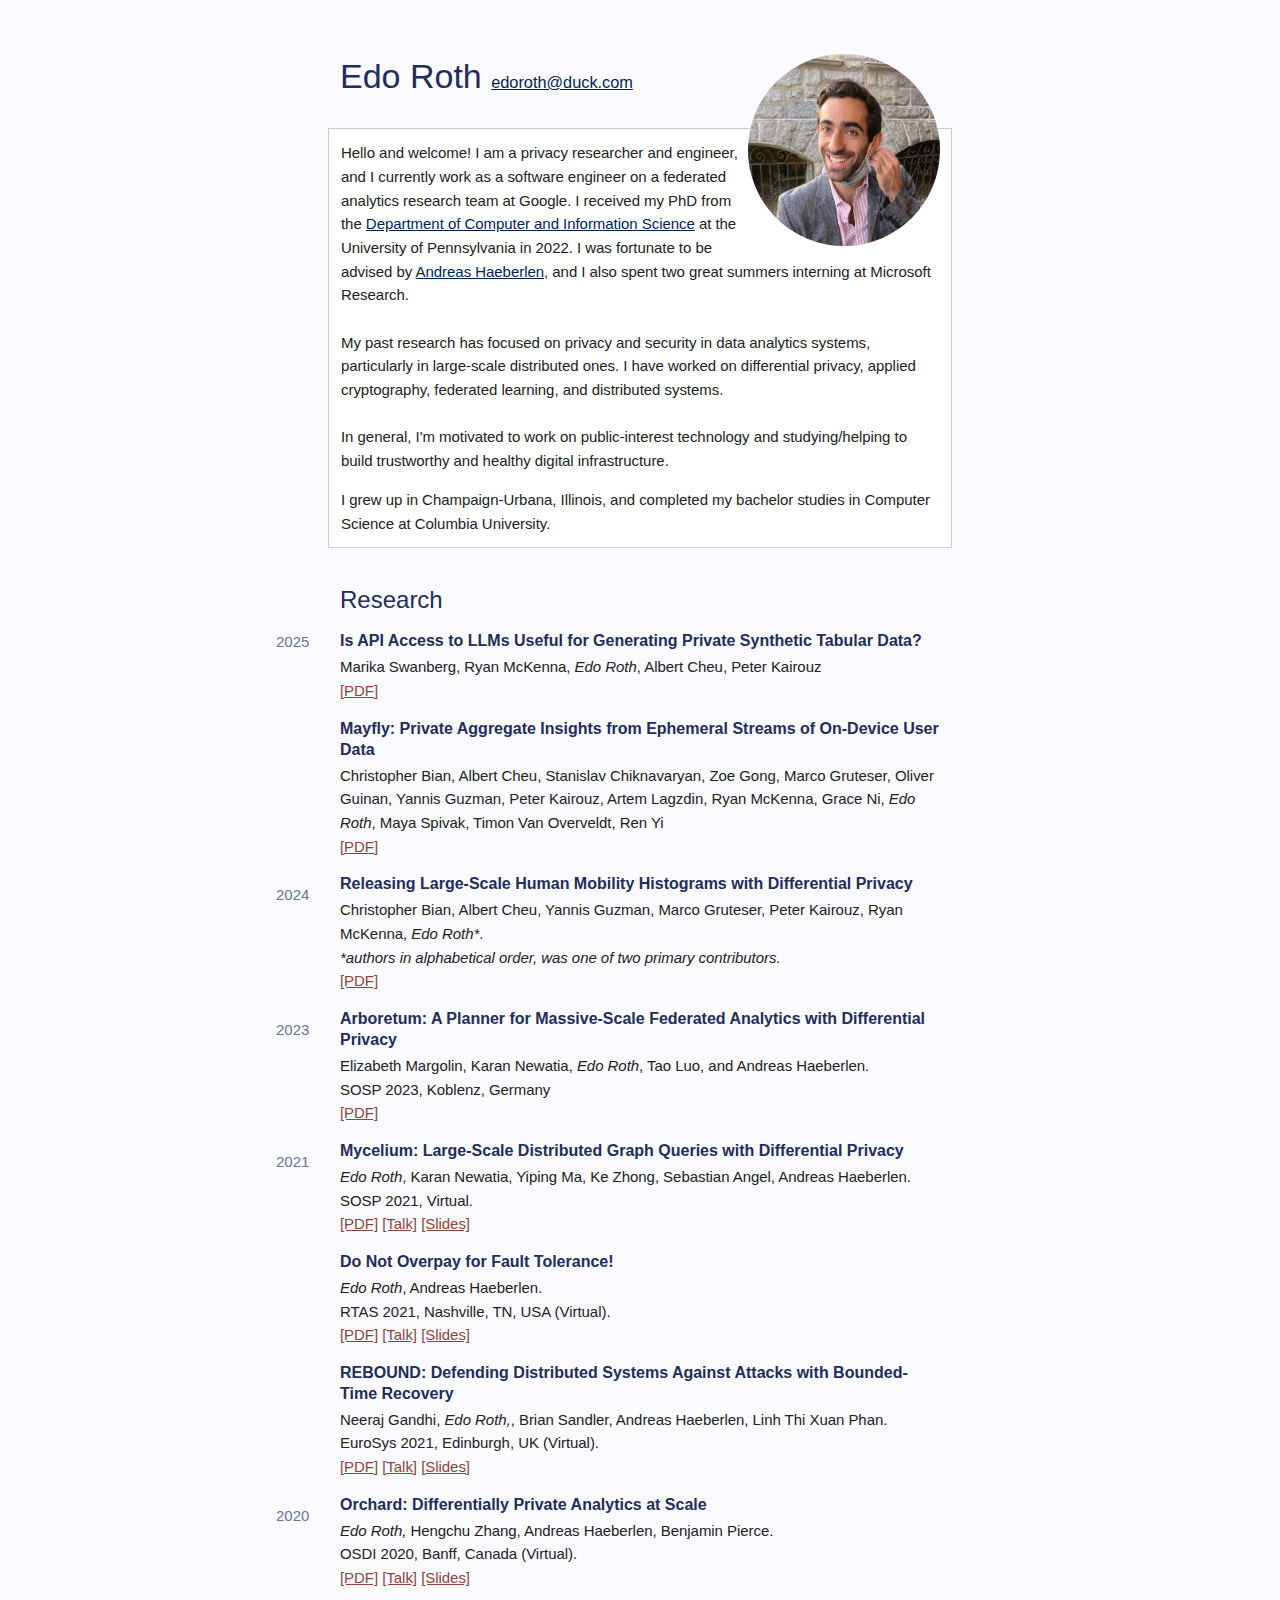
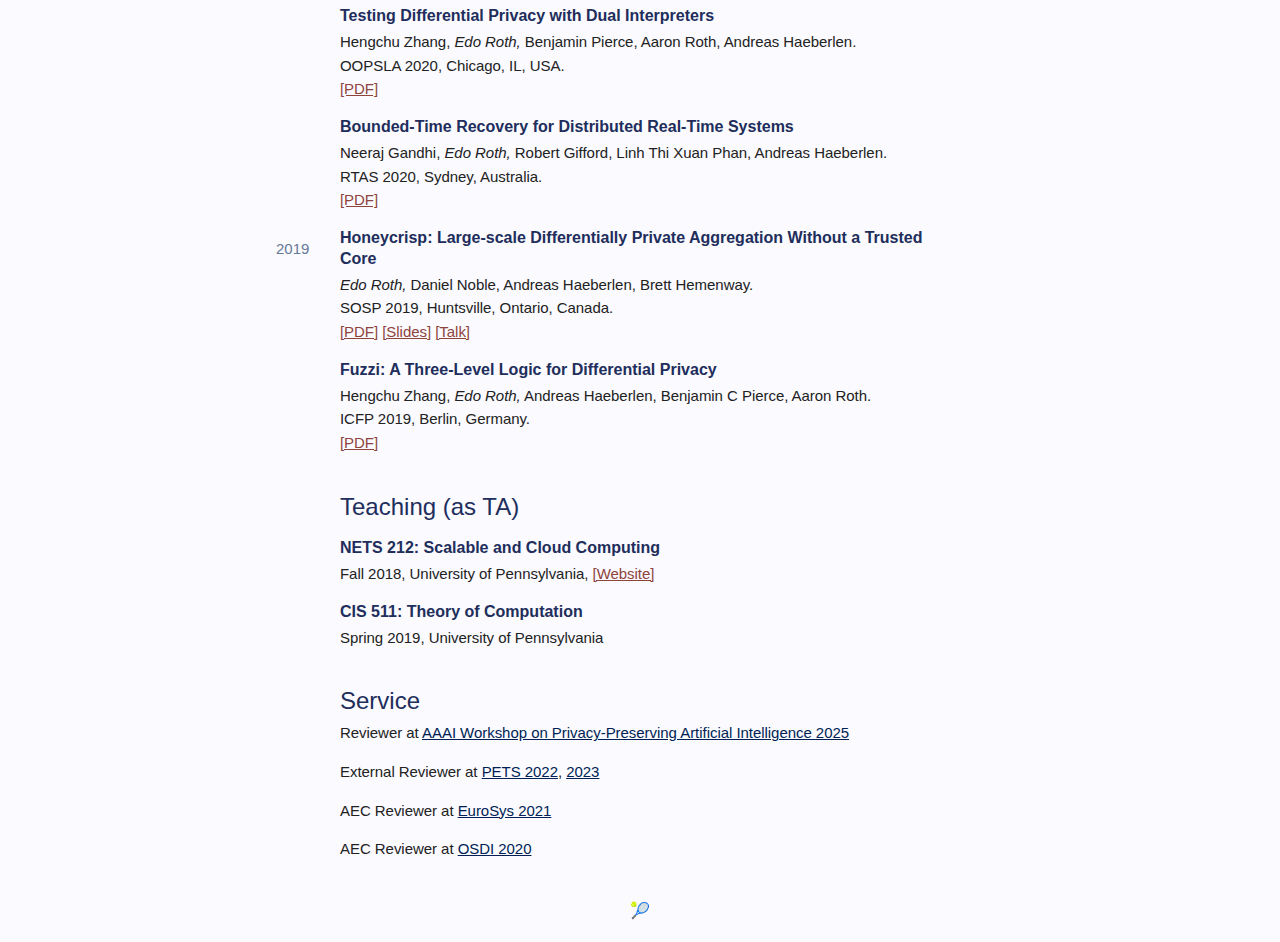
<file: index.html>
<!DOCTYPE html>
<html lang="en">
<head>


    <!-- Hi Q Hi -->
    <meta charset="utf-8">
    <title>Edo Roth</title>
    <meta name="viewport" content="width=device-width, initial-scale=1.0">
    <meta name="description" content="Edo Roth is a privacy researcher and engineer working at Google.">
    <meta name="robots" content="index, follow, noarchive">
    <link href="style.css" rel="stylesheet">
</head>
<body>
    <div class="container">
        <header>
            <h1>Edo Roth <small><a title="academic" href="mailto:edoroth@duck.com">edoroth@duck.com</a></small>

<div class="image-wrapper"><img src="facezoom.jpeg" alt="My face" height="192" width="192"> </div></h1>

        </header>
        <section>
        <!-- p>
        img src="bandana_zoom.jpg" alt="My face" style="float:left;width:212px;height:212px; margin:20px 10px">
        <p-->
        </section>
        <section class="highlight">
            <p>Hello and welcome! I am a privacy researcher and engineer, and I currently work as a software engineer on a federated analytics research team at Google. I received my PhD from the <a href="https://cis.upenn.edu/index.php" title="CIS at Penn">Department of Computer and Information Science</a> at the University of Pennsylvania in 2022.
                I was fortunate to be advised by <a href="http://www.cis.upenn.edu/~ahae/" title="Andreas Haeberlen">Andreas Haeberlen</a>, and I also spent two great summers interning at Microsoft Research.<br>
		<br>
                My past research has focused on privacy and security in data analytics systems, particularly in large-scale distributed ones. I have worked on differential privacy, applied cryptography, federated learning, and distributed systems.
		<br><br>
		In general, I'm motivated to work on public-interest technology and studying/helping to build trustworthy and healthy digital infrastructure.
	
	</p>
            
		<p>
                I grew up in Champaign-Urbana, Illinois, and completed my bachelor studies in Computer Science at Columbia University.</p>
               
		<!--<p>You can find me lurking on <a href="https://twitter.com/dropshot_lob">Twitter</a> or <a href="https://github.com/edoroth">GitHub</a>.
		, or look at books I've read: <a href="https://edoroth.notion.site/Books-of-2020-5580442437ac40688543c8ade424046e">2020</a>, <a href="https://edoroth.notion.site/edoroth/Books-of-2021-25875280ca6f464b959ebb6591dcef0f">2021</a>.  </p>-->


		<!-- I'm a proud supporter of the <a href="https://eff.org">EFF>/a> and also a research scientist at <a href="https://openmined.org">OpenMined</a> -->
                    <!--
                    Find the greatest sporting leagues on Earth <a href="https://wtatennis.com">here</a> and <a href="https://www.atptour.com/">here</a>, and the greatest print-only magazine about them <a href="https://racquetmag.com/">here</a>. 
                   
                </p>-->

            </section>

	    
	    
		<!-- TODO
            <section>
                <h2 id="misc">Other Writing</h2>

                <h3>Written Practicum Examination</h3>
                <p><a class="action" href="">NAME HERE</a></p>

                <h3>Piece for Ada Lovelace</h3>
                <p><a class="action" href="">NAME HERE</a></p>
            </section>

		-->
            
            <!--<section>
                <h2 id="news">News</h2>
                <ul>
             <li> Defended my PhD thesis!</li>  
		    <li> Will be presenting Mycelium, our paper on private graph analytics, at SOSP 2021.</li>
		    <li> Will be working with Siddhartha Sen at Microsoft Research NYC in the Systems research group during Summer 2021!</li>
		    <li>Orchard was accepted to OSDI. Hope to see you there virtually!</li>
                    <li>Honeycrisp, our paper on differentially private aggregation, was accepted to SOSP!</li>
                    <li>I've wrapped up a great internship at Microsoft Research in Redmond, WA under <a href="https://www.microsoft.com/en-us/research/people/srinath/">Srinath Setty</a> and <a href="https://www.microsoft.com/en-us/research/people/jonatlee/">Jonathan Lee</a>.</li>
                    <--<li>I participated in the Dagstuhl seminar <a href="https://www.dagstuhl.de/en/program/calendar/semhp/?semnr=18461">Blockchain Security at Scale.</a></li>
                    <li>I <a href="https://maltemoeser.de/slides/2018-10-19-monero-privacy.pdf">talked</a> about Monero at the <a href="https://www.ait.ac.at/en/about-the-ait/center/center-for-digital-safety-security/fairs-events/symposium-on-post-bitcoin-cryptocurrencies/">Symposium on Post-Bitcoin Cryptocurrencies</a> in Vienna.-->
           <!--     </ul> -->
           <!-- </section> -->

            <section>
                <h2 id="publications">Research</h2>

		<span class="year first">2025</span>

                 <h3 id="arxiv_llm_synth">Is API Access to LLMs Useful for Generating Private Synthetic Tabular Data?</h3>
                <p>
                    Marika Swanberg, Ryan McKenna, <em>Edo Roth</em>, Albert Cheu, Peter Kairouz<br />
                    <a class="action" href="https://arxiv.org/pdf/2502.06555">[PDF]</a>
                </p></h3>

		<h3 id="arxiv_mayfly">Mayfly: Private Aggregate Insights from Ephemeral Streams of On-Device User Data</h3>
                <p>
                    Christopher Bian, Albert Cheu, Stanislav Chiknavaryan, Zoe Gong, Marco Gruteser, Oliver Guinan, Yannis Guzman, Peter Kairouz, Artem Lagzdin, Ryan McKenna, Grace Ni, <em>Edo Roth</em>, Maya Spivak, Timon Van Overveldt, Ren Yi
			<br />
                    <a class="action" href="https://arxiv.org/pdf/2412.07962">[PDF]</a>
                </p></h3>

		<span class="year first">2024</span>

                 <h3 id="arxiv_eie">Releasing Large-Scale Human Mobility Histograms with Differential Privacy</h3>
                <p>
                    Christopher Bian, Albert Cheu, Yannis Guzman, Marco Gruteser, Peter Kairouz, Ryan McKenna, <em>Edo Roth*</em>.<br />
			<em>*authors in alphabetical order, was one of two primary contributors.</em> <br />
                    <a class="action" href="https://arxiv.org/pdf/2407.03496">[PDF]</a>
                </p></h3>

		<span class="year first">2023</span>

                 <h3 id="sosp3">Arboretum: A Planner for Massive-Scale Federated Analytics with Differential Privacy</h3>
                <p>
                    Elizabeth Margolin, Karan Newatia, <em>Edo Roth</em>, Tao Luo, and Andreas Haeberlen.<br />
                    <span class="location"> SOSP 2023, Koblenz, Germany</span><br />
                    <a class="action" href="https://haeberlen.cis.upenn.edu/papers/arboretum-sosp2023.pdf">[PDF]</a>
                </p></h3>

                <span class="year first">2021</span>

                 <h3 id="sosp2">Mycelium: Large-Scale Distributed Graph Queries with Differential Privacy</h3>
                <p>
                    <em>Edo Roth</em>, Karan Newatia, Yiping Ma, Ke Zhong, Sebastian Angel, Andreas Haeberlen.<br />
                    <span class="location"> SOSP 2021, Virtual.</span><br />
                    <a class="action" href="./files/mycelium-sosp2021.pdf">[PDF]</a>
                    <a class="action" href="./files/mycelium-sosp2021.mp4">[Talk]</a>
                    <a class="action" href="./files/mycelium-sosp2021.pptx">[Slides]</a>
                </p></h3>

                <h3 id="rtas2">Do Not Overpay for Fault Tolerance!</h3>
                <p>
                    <em>Edo Roth</em>, Andreas Haeberlen.<br />
                    <span class="location"> RTAS 2021, Nashville, TN, USA (Virtual).</span><br />
                    <a class="action" href="https://haeberlen.cis.upenn.edu/papers/byzantine-rtas2021.pdf">[PDF]</a>
                    <a class="action" href="https://haeberlen.cis.upenn.edu/videos/byzantine-rtas2021.mp4">[Talk]</a>
                    <a class="action" href="https://haeberlen.cis.upenn.edu/slides/byzantine-rtas2021.pptx">[Slides]</a>

                </p></h3>


                <h3 id="eurosys">REBOUND: Defending Distributed Systems Against Attacks with Bounded-Time Recovery</h3>
                <p>
                    Neeraj Gandhi, <em>Edo Roth,</em>, Brian Sandler, Andreas Haeberlen, Linh Thi Xuan Phan.<br />
                    <span class="location"> EuroSys 2021, Edinburgh, UK (Virtual).</span><br />
                    <a class="action" href="https://haeberlen.cis.upenn.edu/papers/rebound-eurosys2021.pdf">[PDF]</a>
                    <a class="action" href="https://haeberlen.cis.upenn.edu/videos/rebound-eurosys2021.mp4">[Talk]</a>
                    <a class="action" href="https://haeberlen.cis.upenn.edu/slides/rebound-eurosys2021.pptx">[Slides]</a>


                </p></h3>

                <span class="year first">2020</span>

                <h3 id="osdi">Orchard: Differentially Private Analytics at Scale</h3>
                <p>
                    <em>Edo Roth,</em> Hengchu Zhang, Andreas Haeberlen, Benjamin Pierce.<br />
                    <span class="location">OSDI 2020, Banff, Canada (Virtual).</span><br />
                    <a class="action" href="https://www.usenix.org/system/files/osdi20-roth.pdf">[PDF]</a>
                    <a class="action" href="http://www.cis.upenn.edu/~ahae/videos/orchard-osdi2020.mp4">[Talk]</a>
                    <a class="action" href="http://www.cis.upenn.edu/~ahae/slides/orchard-osdi2020.pptx">[Slides]</a>

                <h3 id="oopsla">Testing Differential Privacy with Dual Interpreters</h3>
                <p>
                    Hengchu Zhang, <em>Edo Roth,</em> Benjamin Pierce, Aaron Roth, Andreas Haeberlen.<br />
                    <span class="location">OOPSLA 2020, Chicago, IL, USA.</span><br />
                    <a class="action" href="https://arxiv.org/pdf/2010.04126.pdf">[PDF]</a>

                <h3 id="rtas">Bounded-Time Recovery for Distributed Real-Time Systems</h3>
                <p>
                    Neeraj Gandhi, <em>Edo Roth,</em> Robert Gifford, Linh Thi Xuan Phan, Andreas Haeberlen.<br />
                    <span class="location">RTAS 2020, Sydney, Australia.</span><br />
                    <a class="action" href="https://www.cis.upenn.edu/~ahae/papers/cascade-rtas2020.pdf">[PDF]</a>
                </p>
                <span class="year first">2019</span>

                <h3 id="honeycrisp">Honeycrisp: Large-scale Differentially Private Aggregation Without a Trusted Core</h3>
                <p>
                    <em>Edo Roth,</em> Daniel Noble, Andreas Haeberlen, Brett Hemenway.<br />
                    <span class="location">SOSP 2019, Huntsville, Ontario, Canada.</span><br />
                    <a class="action" href="http://www.cis.upenn.edu/~ahae/papers/honeycrisp-sosp2019.pdf">[PDF]</a>
                    <a class="action" href="http://www.cis.upenn.edu/~ahae/slides/honeycrisp-sosp2019.pptx">[Slides]</a>
                    <a class="action" href="https://www.youtube.com/watch?v=PiU8HY45B98&list=PLPXs1BwpnU2R0ev1DCxWk7nknLmW9Nvvz&index=1">[Talk]</a>
                </p>

                <h3 id="icfp">Fuzzi: A Three-Level Logic for Differential Privacy</h3>
                <p>
                    Hengchu Zhang, <em>Edo Roth,</em> Andreas Haeberlen, Benjamin C Pierce, Aaron Roth.<br />
                    <span class="location">ICFP 2019, Berlin, Germany.</span><br />
                    <a class="action" href="https://arxiv.org/pdf/1905.12594.pdf">[PDF]</a>
                </p>
            </section>


            <section>
                <h2 id="teaching">Teaching (as TA)</h2>

                <h3>NETS 212: Scalable and Cloud Computing</h3>
                <p>Fall 2018, University of Pennsylvania, <a class="action" href="https://nets2120.seas.upenn.edu/">[Website]</a></p>

                <h3>CIS 511: Theory of Computation</h3>
                <p>Spring 2019, University of Pennsylvania
            </section>
            
            <section>
                <h2 id="service">Service</h2>
		<p>Reviewer at <a href="https://ppai-workshop.github.io/">AAAI Workshop on Privacy-Preserving Artificial Intelligence 2025</a></p>
                <p>External Reviewer at <a href="https://petsymposium.org/cfp22.php">PETS 2022</a>, <a href="https://petsymposium.org/cfp23.php">2023</a></p>
                <p>AEC Reviewer at <a href="https://sysartifacts.github.io/eurosys2021/">EuroSys 2021</a></p>
                <p>AEC Reviewer at <a href="https://sysartifacts.github.io/osdi2020/">OSDI 2020 </a></p>
            </section>
            

            <!---
            <section>
                <h2 id="talks">Talks</h2>

                <span class="year first">2018</span>

              

                <span class="year">2017</span>

                <h3>Anonymous Alone? On the Anonymity of Cryptographic Currencies</h3>
                <p><em>Lunchtime Seminar,</em> Department of Computer Science, University of Innsbruck, Austria. December 2017.</p>


            </section>

            -->
            <!---
            <section>

            <h2>Articles &amp; Press</h2>

            <p>
                <a href="https://www.zukunftsinstitut.de/artikel/tup-digital/06-innovation-gap/01-longreads/bitcoin-auf-innovation-programmiert/">Bitcoin: Auf Innovation programmiert</a><br />
                Zukunftsinstitut, January 2016.
            </p>

        </section>
        -->

        <footer id="tennis">
            <a href="#tennis">🎾</a>
        </footer>
    </div>

    <!-- Easteregg -->
    <script>
        element = document.getElementById("tennis");
        element.addEventListener("click", function(e) {
            e.preventDefault;
            element.innerHTML = "<a href=\"#tennis\">🎾</a>";
            element.classList.remove("animated");
            void element.offsetWidth;
            element.classList.add("animated");
        }, false);
    </script>
</body>
<!-- Bye Q Bye-->
</html>
</file>
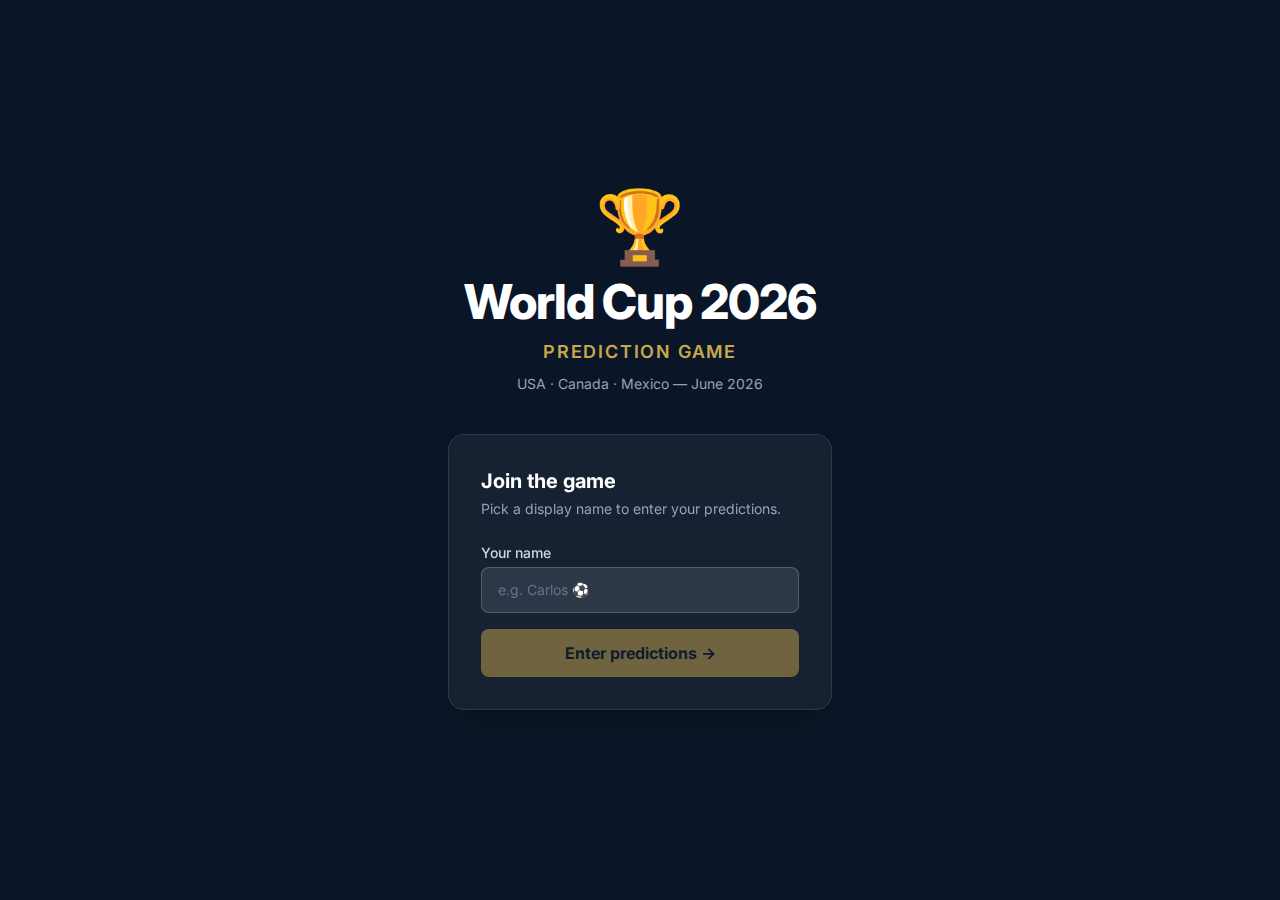
<file: mondial/index.html>
<!doctype html>
<html lang="en">
  <head>
    <meta charset="UTF-8" />
    <link rel="icon" type="image/svg+xml" href="/trophy.svg" />
    <meta name="viewport" content="width=device-width, initial-scale=1.0" />
    <title>World Cup 2026 Predictions</title>
    <link rel="preconnect" href="https://fonts.googleapis.com" />
    <link rel="preconnect" href="https://fonts.gstatic.com" crossorigin />
    <link href="https://fonts.googleapis.com/css2?family=Inter:wght@400;500;600;700;800&display=swap" rel="stylesheet" />
    <script type="module" crossorigin src="/mondial/assets/index-BeEF-bgD.js"></script>
    <link rel="stylesheet" crossorigin href="/mondial/assets/index-BA-NkGZJ.css">
  </head>
  <body>
    <div id="root"></div>
  </body>
</html>
</file>
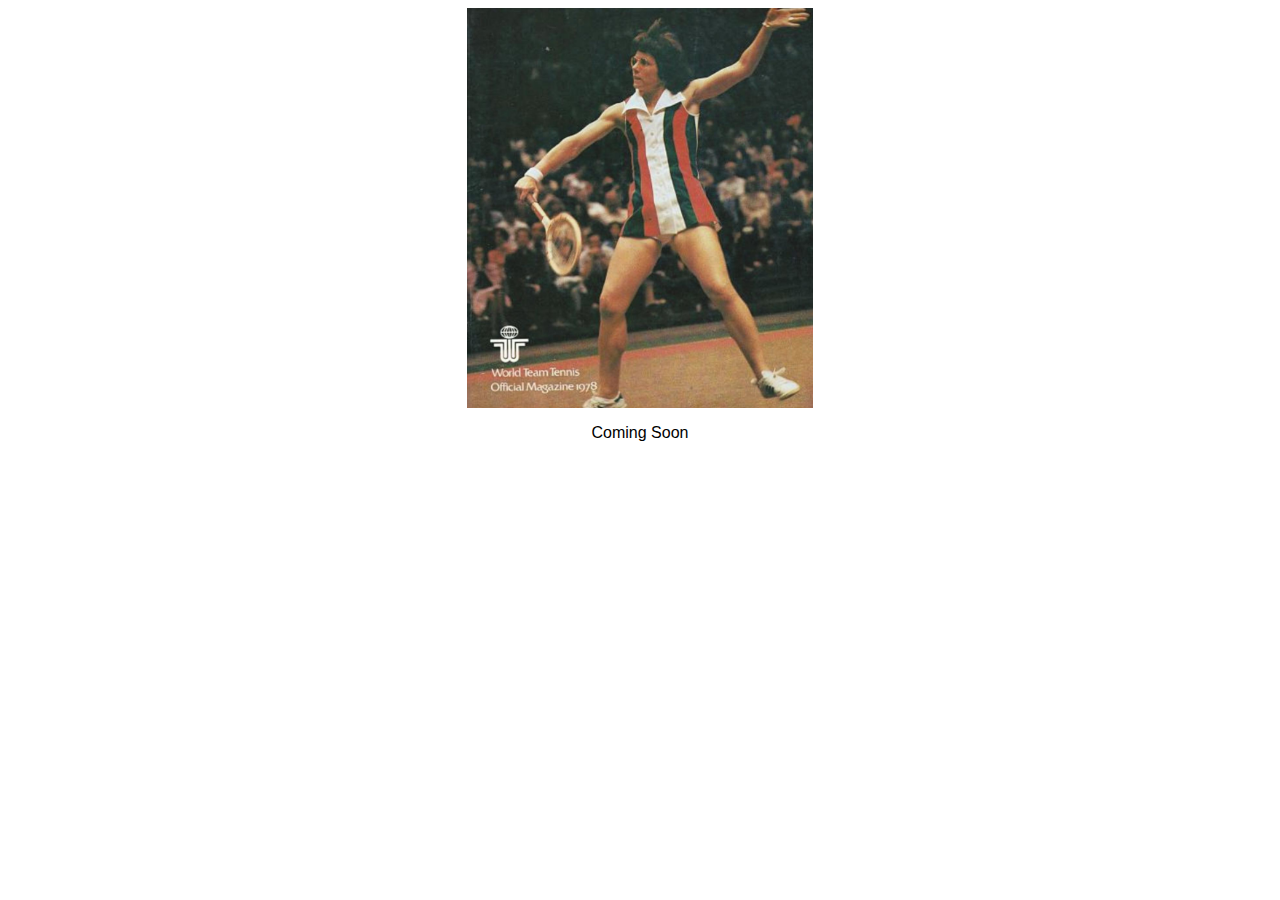
<file: old.html>
<!doctype html>
<html>

	<style>
		p  {
		    font-family: arial;
		    text-align: center;
		}
	</style>
	<head>
		<title> Edo </title>
	</head>

	<body>

		<img src="billie.jpg" style='height: 400px; margin: 0 auto; display: block;'>
		<p>Coming Soon</p>

	</body>


</html>
</file>
<file: mondial/assets/index-BA-NkGZJ.css>
*,:before,:after{--tw-border-spacing-x: 0;--tw-border-spacing-y: 0;--tw-translate-x: 0;--tw-translate-y: 0;--tw-rotate: 0;--tw-skew-x: 0;--tw-skew-y: 0;--tw-scale-x: 1;--tw-scale-y: 1;--tw-pan-x: ;--tw-pan-y: ;--tw-pinch-zoom: ;--tw-scroll-snap-strictness: proximity;--tw-gradient-from-position: ;--tw-gradient-via-position: ;--tw-gradient-to-position: ;--tw-ordinal: ;--tw-slashed-zero: ;--tw-numeric-figure: ;--tw-numeric-spacing: ;--tw-numeric-fraction: ;--tw-ring-inset: ;--tw-ring-offset-width: 0px;--tw-ring-offset-color: #fff;--tw-ring-color: rgb(59 130 246 / .5);--tw-ring-offset-shadow: 0 0 #0000;--tw-ring-shadow: 0 0 #0000;--tw-shadow: 0 0 #0000;--tw-shadow-colored: 0 0 #0000;--tw-blur: ;--tw-brightness: ;--tw-contrast: ;--tw-grayscale: ;--tw-hue-rotate: ;--tw-invert: ;--tw-saturate: ;--tw-sepia: ;--tw-drop-shadow: ;--tw-backdrop-blur: ;--tw-backdrop-brightness: ;--tw-backdrop-contrast: ;--tw-backdrop-grayscale: ;--tw-backdrop-hue-rotate: ;--tw-backdrop-invert: ;--tw-backdrop-opacity: ;--tw-backdrop-saturate: ;--tw-backdrop-sepia: ;--tw-contain-size: ;--tw-contain-layout: ;--tw-contain-paint: ;--tw-contain-style: }::backdrop{--tw-border-spacing-x: 0;--tw-border-spacing-y: 0;--tw-translate-x: 0;--tw-translate-y: 0;--tw-rotate: 0;--tw-skew-x: 0;--tw-skew-y: 0;--tw-scale-x: 1;--tw-scale-y: 1;--tw-pan-x: ;--tw-pan-y: ;--tw-pinch-zoom: ;--tw-scroll-snap-strictness: proximity;--tw-gradient-from-position: ;--tw-gradient-via-position: ;--tw-gradient-to-position: ;--tw-ordinal: ;--tw-slashed-zero: ;--tw-numeric-figure: ;--tw-numeric-spacing: ;--tw-numeric-fraction: ;--tw-ring-inset: ;--tw-ring-offset-width: 0px;--tw-ring-offset-color: #fff;--tw-ring-color: rgb(59 130 246 / .5);--tw-ring-offset-shadow: 0 0 #0000;--tw-ring-shadow: 0 0 #0000;--tw-shadow: 0 0 #0000;--tw-shadow-colored: 0 0 #0000;--tw-blur: ;--tw-brightness: ;--tw-contrast: ;--tw-grayscale: ;--tw-hue-rotate: ;--tw-invert: ;--tw-saturate: ;--tw-sepia: ;--tw-drop-shadow: ;--tw-backdrop-blur: ;--tw-backdrop-brightness: ;--tw-backdrop-contrast: ;--tw-backdrop-grayscale: ;--tw-backdrop-hue-rotate: ;--tw-backdrop-invert: ;--tw-backdrop-opacity: ;--tw-backdrop-saturate: ;--tw-backdrop-sepia: ;--tw-contain-size: ;--tw-contain-layout: ;--tw-contain-paint: ;--tw-contain-style: }*,:before,:after{box-sizing:border-box;border-width:0;border-style:solid;border-color:#e5e7eb}:before,:after{--tw-content: ""}html,:host{line-height:1.5;-webkit-text-size-adjust:100%;-moz-tab-size:4;-o-tab-size:4;tab-size:4;font-family:Inter,system-ui,sans-serif;font-feature-settings:normal;font-variation-settings:normal;-webkit-tap-highlight-color:transparent}body{margin:0;line-height:inherit}hr{height:0;color:inherit;border-top-width:1px}abbr:where([title]){-webkit-text-decoration:underline dotted;text-decoration:underline dotted}h1,h2,h3,h4,h5,h6{font-size:inherit;font-weight:inherit}a{color:inherit;text-decoration:inherit}b,strong{font-weight:bolder}code,kbd,samp,pre{font-family:ui-monospace,SFMono-Regular,Menlo,Monaco,Consolas,Liberation Mono,Courier New,monospace;font-feature-settings:normal;font-variation-settings:normal;font-size:1em}small{font-size:80%}sub,sup{font-size:75%;line-height:0;position:relative;vertical-align:baseline}sub{bottom:-.25em}sup{top:-.5em}table{text-indent:0;border-color:inherit;border-collapse:collapse}button,input,optgroup,select,textarea{font-family:inherit;font-feature-settings:inherit;font-variation-settings:inherit;font-size:100%;font-weight:inherit;line-height:inherit;letter-spacing:inherit;color:inherit;margin:0;padding:0}button,select{text-transform:none}button,input:where([type=button]),input:where([type=reset]),input:where([type=submit]){-webkit-appearance:button;background-color:transparent;background-image:none}:-moz-focusring{outline:auto}:-moz-ui-invalid{box-shadow:none}progress{vertical-align:baseline}::-webkit-inner-spin-button,::-webkit-outer-spin-button{height:auto}[type=search]{-webkit-appearance:textfield;outline-offset:-2px}::-webkit-search-decoration{-webkit-appearance:none}::-webkit-file-upload-button{-webkit-appearance:button;font:inherit}summary{display:list-item}blockquote,dl,dd,h1,h2,h3,h4,h5,h6,hr,figure,p,pre{margin:0}fieldset{margin:0;padding:0}legend{padding:0}ol,ul,menu{list-style:none;margin:0;padding:0}dialog{padding:0}textarea{resize:vertical}input::-moz-placeholder,textarea::-moz-placeholder{opacity:1;color:#9ca3af}input::placeholder,textarea::placeholder{opacity:1;color:#9ca3af}button,[role=button]{cursor:pointer}:disabled{cursor:default}img,svg,video,canvas,audio,iframe,embed,object{display:block;vertical-align:middle}img,video{max-width:100%;height:auto}[hidden]:where(:not([hidden=until-found])){display:none}*{-webkit-font-smoothing:antialiased}body{--tw-bg-opacity: 1;background-color:rgb(10 22 40 / var(--tw-bg-opacity, 1));--tw-text-opacity: 1;color:rgb(255 255 255 / var(--tw-text-opacity, 1))}select option{background-color:#1e293b;color:#fff}.absolute{position:absolute}.relative{position:relative}.sticky{position:sticky}.bottom-6{bottom:1.5rem}.left-0\.5{left:.125rem}.top-0{top:0}.top-0\.5{top:.125rem}.z-50{z-index:50}.mx-auto{margin-left:auto;margin-right:auto}.mb-1{margin-bottom:.25rem}.mb-10{margin-bottom:2.5rem}.mb-2{margin-bottom:.5rem}.mb-3{margin-bottom:.75rem}.mb-4{margin-bottom:1rem}.mb-6{margin-bottom:1.5rem}.mb-8{margin-bottom:2rem}.ml-1{margin-left:.25rem}.ml-2{margin-left:.5rem}.ml-auto{margin-left:auto}.mr-2{margin-right:.5rem}.mt-0\.5{margin-top:.125rem}.mt-1{margin-top:.25rem}.mt-10{margin-top:2.5rem}.mt-2{margin-top:.5rem}.mt-3{margin-top:.75rem}.mt-4{margin-top:1rem}.block{display:block}.flex{display:flex}.grid{display:grid}.hidden{display:none}.h-14{height:3.5rem}.h-5{height:1.25rem}.h-6{height:1.5rem}.h-7{height:1.75rem}.min-h-\[50vh\]{min-height:50vh}.min-h-screen{min-height:100vh}.w-12{width:3rem}.w-4{width:1rem}.w-5{width:1.25rem}.w-7{width:1.75rem}.w-8{width:2rem}.w-full{width:100%}.min-w-0{min-width:0px}.max-w-3xl{max-width:48rem}.max-w-4xl{max-width:56rem}.max-w-5xl{max-width:64rem}.max-w-sm{max-width:24rem}.flex-1{flex:1 1 0%}.translate-x-6{--tw-translate-x: 1.5rem;transform:translate(var(--tw-translate-x),var(--tw-translate-y)) rotate(var(--tw-rotate)) skew(var(--tw-skew-x)) skewY(var(--tw-skew-y)) scaleX(var(--tw-scale-x)) scaleY(var(--tw-scale-y))}@keyframes pulse{50%{opacity:.5}}.animate-pulse{animation:pulse 2s cubic-bezier(.4,0,.6,1) infinite}.cursor-default{cursor:default}.cursor-not-allowed{cursor:not-allowed}.cursor-pointer{cursor:pointer}.appearance-none{-webkit-appearance:none;-moz-appearance:none;appearance:none}.grid-cols-1{grid-template-columns:repeat(1,minmax(0,1fr))}.grid-cols-3{grid-template-columns:repeat(3,minmax(0,1fr))}.flex-col{flex-direction:column}.items-center{align-items:center}.justify-center{justify-content:center}.justify-between{justify-content:space-between}.gap-1{gap:.25rem}.gap-1\.5{gap:.375rem}.gap-2{gap:.5rem}.gap-3{gap:.75rem}.gap-4{gap:1rem}.space-y-2>:not([hidden])~:not([hidden]){--tw-space-y-reverse: 0;margin-top:calc(.5rem * calc(1 - var(--tw-space-y-reverse)));margin-bottom:calc(.5rem * var(--tw-space-y-reverse))}.truncate{overflow:hidden;text-overflow:ellipsis;white-space:nowrap}.rounded{border-radius:.25rem}.rounded-2xl{border-radius:1rem}.rounded-full{border-radius:9999px}.rounded-lg{border-radius:.5rem}.rounded-xl{border-radius:.75rem}.border{border-width:1px}.border-b{border-bottom-width:1px}.border-fifa-gold\/20{border-color:#c9a84c33}.border-fifa-gold\/30{border-color:#c9a84c4d}.border-fifa-gold\/40{border-color:#c9a84c66}.border-white\/10{border-color:#ffffff1a}.border-white\/20{border-color:#fff3}.bg-fifa-blue\/30{background-color:#1a4fa04d}.bg-fifa-blue\/60{background-color:#1a4fa099}.bg-fifa-dark{--tw-bg-opacity: 1;background-color:rgb(10 22 40 / var(--tw-bg-opacity, 1))}.bg-fifa-dark\/80{background-color:#0a1628cc}.bg-fifa-gold{--tw-bg-opacity: 1;background-color:rgb(201 168 76 / var(--tw-bg-opacity, 1))}.bg-fifa-gold\/10{background-color:#c9a84c1a}.bg-fifa-gold\/20{background-color:#c9a84c33}.bg-green-500{--tw-bg-opacity: 1;background-color:rgb(34 197 94 / var(--tw-bg-opacity, 1))}.bg-slate-300{--tw-bg-opacity: 1;background-color:rgb(203 213 225 / var(--tw-bg-opacity, 1))}.bg-slate-800{--tw-bg-opacity: 1;background-color:rgb(30 41 59 / var(--tw-bg-opacity, 1))}.bg-white{--tw-bg-opacity: 1;background-color:rgb(255 255 255 / var(--tw-bg-opacity, 1))}.bg-white\/10{background-color:#ffffff1a}.bg-white\/20{background-color:#fff3}.bg-white\/5{background-color:#ffffff0d}.bg-gradient-to-r{background-image:linear-gradient(to right,var(--tw-gradient-stops))}.from-fifa-blue\/40{--tw-gradient-from: rgb(26 79 160 / .4) var(--tw-gradient-from-position);--tw-gradient-to: rgb(26 79 160 / 0) var(--tw-gradient-to-position);--tw-gradient-stops: var(--tw-gradient-from), var(--tw-gradient-to)}.to-fifa-dark{--tw-gradient-to: #0a1628 var(--tw-gradient-to-position)}.p-3{padding:.75rem}.p-4{padding:1rem}.p-5{padding:1.25rem}.p-6{padding:1.5rem}.p-8{padding:2rem}.px-1\.5{padding-left:.375rem;padding-right:.375rem}.px-2{padding-left:.5rem;padding-right:.5rem}.px-3{padding-left:.75rem;padding-right:.75rem}.px-4{padding-left:1rem;padding-right:1rem}.px-5{padding-left:1.25rem;padding-right:1.25rem}.px-8{padding-left:2rem;padding-right:2rem}.py-0\.5{padding-top:.125rem;padding-bottom:.125rem}.py-1{padding-top:.25rem;padding-bottom:.25rem}.py-1\.5{padding-top:.375rem;padding-bottom:.375rem}.py-10{padding-top:2.5rem;padding-bottom:2.5rem}.py-2{padding-top:.5rem;padding-bottom:.5rem}.py-20{padding-top:5rem;padding-bottom:5rem}.py-3{padding-top:.75rem;padding-bottom:.75rem}.py-4{padding-top:1rem;padding-bottom:1rem}.py-8{padding-top:2rem;padding-bottom:2rem}.text-center{text-align:center}.text-right{text-align:right}.text-2xl{font-size:1.5rem;line-height:2rem}.text-3xl{font-size:1.875rem;line-height:2.25rem}.text-4xl{font-size:2.25rem;line-height:2.5rem}.text-6xl{font-size:3.75rem;line-height:1}.text-7xl{font-size:4.5rem;line-height:1}.text-\[10px\]{font-size:10px}.text-base{font-size:1rem;line-height:1.5rem}.text-lg{font-size:1.125rem;line-height:1.75rem}.text-sm{font-size:.875rem;line-height:1.25rem}.text-xl{font-size:1.25rem;line-height:1.75rem}.text-xs{font-size:.75rem;line-height:1rem}.font-bold{font-weight:700}.font-extrabold{font-weight:800}.font-medium{font-weight:500}.font-normal{font-weight:400}.font-semibold{font-weight:600}.uppercase{text-transform:uppercase}.tracking-tight{letter-spacing:-.025em}.tracking-widest{letter-spacing:.1em}.text-fifa-dark{--tw-text-opacity: 1;color:rgb(10 22 40 / var(--tw-text-opacity, 1))}.text-fifa-gold{--tw-text-opacity: 1;color:rgb(201 168 76 / var(--tw-text-opacity, 1))}.text-green-400{--tw-text-opacity: 1;color:rgb(74 222 128 / var(--tw-text-opacity, 1))}.text-red-400{--tw-text-opacity: 1;color:rgb(248 113 113 / var(--tw-text-opacity, 1))}.text-slate-300{--tw-text-opacity: 1;color:rgb(203 213 225 / var(--tw-text-opacity, 1))}.text-slate-400{--tw-text-opacity: 1;color:rgb(148 163 184 / var(--tw-text-opacity, 1))}.text-slate-500{--tw-text-opacity: 1;color:rgb(100 116 139 / var(--tw-text-opacity, 1))}.text-slate-600{--tw-text-opacity: 1;color:rgb(71 85 105 / var(--tw-text-opacity, 1))}.text-white{--tw-text-opacity: 1;color:rgb(255 255 255 / var(--tw-text-opacity, 1))}.text-yellow-400{--tw-text-opacity: 1;color:rgb(250 204 21 / var(--tw-text-opacity, 1))}.placeholder-slate-500::-moz-placeholder{--tw-placeholder-opacity: 1;color:rgb(100 116 139 / var(--tw-placeholder-opacity, 1))}.placeholder-slate-500::placeholder{--tw-placeholder-opacity: 1;color:rgb(100 116 139 / var(--tw-placeholder-opacity, 1))}.shadow-2xl{--tw-shadow: 0 25px 50px -12px rgb(0 0 0 / .25);--tw-shadow-colored: 0 25px 50px -12px var(--tw-shadow-color);box-shadow:var(--tw-ring-offset-shadow, 0 0 #0000),var(--tw-ring-shadow, 0 0 #0000),var(--tw-shadow)}.shadow-lg{--tw-shadow: 0 10px 15px -3px rgb(0 0 0 / .1), 0 4px 6px -4px rgb(0 0 0 / .1);--tw-shadow-colored: 0 10px 15px -3px var(--tw-shadow-color), 0 4px 6px -4px var(--tw-shadow-color);box-shadow:var(--tw-ring-offset-shadow, 0 0 #0000),var(--tw-ring-shadow, 0 0 #0000),var(--tw-shadow)}.shadow-yellow-500\/30{--tw-shadow-color: rgb(234 179 8 / .3);--tw-shadow: var(--tw-shadow-colored)}.ring-1{--tw-ring-offset-shadow: var(--tw-ring-inset) 0 0 0 var(--tw-ring-offset-width) var(--tw-ring-offset-color);--tw-ring-shadow: var(--tw-ring-inset) 0 0 0 calc(1px + var(--tw-ring-offset-width)) var(--tw-ring-color);box-shadow:var(--tw-ring-offset-shadow),var(--tw-ring-shadow),var(--tw-shadow, 0 0 #0000)}.ring-fifa-gold\/20{--tw-ring-color: rgb(201 168 76 / .2)}.ring-green-400{--tw-ring-opacity: 1;--tw-ring-color: rgb(74 222 128 / var(--tw-ring-opacity, 1))}.filter{filter:var(--tw-blur) var(--tw-brightness) var(--tw-contrast) var(--tw-grayscale) var(--tw-hue-rotate) var(--tw-invert) var(--tw-saturate) var(--tw-sepia) var(--tw-drop-shadow)}.backdrop-blur{--tw-backdrop-blur: blur(8px);-webkit-backdrop-filter:var(--tw-backdrop-blur) var(--tw-backdrop-brightness) var(--tw-backdrop-contrast) var(--tw-backdrop-grayscale) var(--tw-backdrop-hue-rotate) var(--tw-backdrop-invert) var(--tw-backdrop-opacity) var(--tw-backdrop-saturate) var(--tw-backdrop-sepia);backdrop-filter:var(--tw-backdrop-blur) var(--tw-backdrop-brightness) var(--tw-backdrop-contrast) var(--tw-backdrop-grayscale) var(--tw-backdrop-hue-rotate) var(--tw-backdrop-invert) var(--tw-backdrop-opacity) var(--tw-backdrop-saturate) var(--tw-backdrop-sepia)}.transition-all{transition-property:all;transition-timing-function:cubic-bezier(.4,0,.2,1);transition-duration:.15s}.transition-colors{transition-property:color,background-color,border-color,text-decoration-color,fill,stroke;transition-timing-function:cubic-bezier(.4,0,.2,1);transition-duration:.15s}.transition-transform{transition-property:transform;transition-timing-function:cubic-bezier(.4,0,.2,1);transition-duration:.15s}.hover\:scale-105:hover{--tw-scale-x: 1.05;--tw-scale-y: 1.05;transform:translate(var(--tw-translate-x),var(--tw-translate-y)) rotate(var(--tw-rotate)) skew(var(--tw-skew-x)) skewY(var(--tw-skew-y)) scaleX(var(--tw-scale-x)) scaleY(var(--tw-scale-y))}.hover\:scale-110:hover{--tw-scale-x: 1.1;--tw-scale-y: 1.1;transform:translate(var(--tw-translate-x),var(--tw-translate-y)) rotate(var(--tw-rotate)) skew(var(--tw-skew-x)) skewY(var(--tw-skew-y)) scaleX(var(--tw-scale-x)) scaleY(var(--tw-scale-y))}.hover\:bg-fifa-gold\/20:hover{background-color:#c9a84c33}.hover\:bg-white\/10:hover{background-color:#ffffff1a}.hover\:bg-white\/5:hover{background-color:#ffffff0d}.hover\:bg-yellow-400:hover{--tw-bg-opacity: 1;background-color:rgb(250 204 21 / var(--tw-bg-opacity, 1))}.hover\:bg-yellow-500:hover{--tw-bg-opacity: 1;background-color:rgb(234 179 8 / var(--tw-bg-opacity, 1))}.hover\:text-slate-300:hover{--tw-text-opacity: 1;color:rgb(203 213 225 / var(--tw-text-opacity, 1))}.hover\:text-white:hover{--tw-text-opacity: 1;color:rgb(255 255 255 / var(--tw-text-opacity, 1))}.focus\:outline-none:focus{outline:2px solid transparent;outline-offset:2px}.focus\:ring-1:focus{--tw-ring-offset-shadow: var(--tw-ring-inset) 0 0 0 var(--tw-ring-offset-width) var(--tw-ring-offset-color);--tw-ring-shadow: var(--tw-ring-inset) 0 0 0 calc(1px + var(--tw-ring-offset-width)) var(--tw-ring-color);box-shadow:var(--tw-ring-offset-shadow),var(--tw-ring-shadow),var(--tw-shadow, 0 0 #0000)}.focus\:ring-2:focus{--tw-ring-offset-shadow: var(--tw-ring-inset) 0 0 0 var(--tw-ring-offset-width) var(--tw-ring-offset-color);--tw-ring-shadow: var(--tw-ring-inset) 0 0 0 calc(2px + var(--tw-ring-offset-width)) var(--tw-ring-color);box-shadow:var(--tw-ring-offset-shadow),var(--tw-ring-shadow),var(--tw-shadow, 0 0 #0000)}.focus\:ring-fifa-gold:focus{--tw-ring-opacity: 1;--tw-ring-color: rgb(201 168 76 / var(--tw-ring-opacity, 1))}.disabled\:cursor-default:disabled{cursor:default}.disabled\:cursor-not-allowed:disabled{cursor:not-allowed}.disabled\:opacity-50:disabled{opacity:.5}.disabled\:opacity-60:disabled{opacity:.6}@media(min-width:640px){.sm\:block{display:block}.sm\:inline{display:inline}.sm\:flex{display:flex}.sm\:grid-cols-2{grid-template-columns:repeat(2,minmax(0,1fr))}.sm\:text-5xl{font-size:3rem;line-height:1}}@media(min-width:1024px){.lg\:grid-cols-3{grid-template-columns:repeat(3,minmax(0,1fr))}}
</file>
<file: style.css>
/**
* Eric Meyer's Reset CSS v2.0 (http://meyerweb.com/eric/tools/css/reset/)
* http://cssreset.com
*/
html, body, div, span, applet, object, iframe,
h1, h2, h3, h4, h5, h6, p, blockquote, pre,
a, abbr, acronym, address, big, cite, code,
del, dfn, em, img, ins, kbd, q, s, samp,
small, strike, strong, sub, sup, tt, var,
b, u, i, center,
dl, dt, dd, ol, ul, li,
fieldset, form, label, legend,
table, caption, tbody, tfoot, thead, tr, th, td,
article, aside, canvas, details, embed,
figure, figcaption, footer, header, hgroup,
menu, nav, output, ruby, section, summary,
time, mark, audio, video {
    margin: 0;
    padding: 0;
    border: 0;
    font-size: 100%;
    vertical-align: baseline;
}
/* HTML5 display-role reset for older browsers */
article, aside, details, figcaption, figure,
footer, header, hgroup, menu, nav, section {display: block;}
body {line-height: 1;}
ol, ul {list-style: none;}
blockquote, q {quotes: none;}
blockquote:before, blockquote:after,
q:before, q:after {
	content: '';
	content: none;
}
table {
	border-collapse: collapse;
	border-spacing: 0;
}

/* Main */
body {
	background: #fafaff;
	color:#222;
	font-family: -apple-system,".SFNSDisplay-Regular","Helvetica Neue","Roboto","Segoe UI",sans-serif;
}

section.highlight {
    background: #ffffff;
    border: 1px solid #ccc;
    padding: 12px;
    margin: 24px -12px;
}
section.highlight p:last-child {
    margin-bottom: 0px;
}

.image-wrapper {
    float: right;
    border-radius: 50%;
}

img {
    float: right;
    border-radius: 50%;
}

h1, h2, h3 {
	color: #212d5b;
	margin: 1em 0 0.2em 0;
	line-height: 1.3em;
}
h1, h2{
    font-family: -apple-system,".SFNSDisplay-Light","Helvetica Neue","Roboto","Segoe UI",sans-serif;
    font-weight: normal;
}
h1{
	font-size:34px;
    margin-bottom: 24px;
}
h2{
	font-size:24px;
	margin-top: 1.5em;
}
h3{
	font-size: 16px;
    font-family: -apple-system,".SFNSDisplay-Bold","Helvetica Neue","Roboto","Segoe UI",sans-serif;
}
h3:target {
    background-color: #FFF8B5;
}
small{
    font-size: 48%!important;
}
p, ul{
	font-weight: 400;
    font-style: normal;
    font-size: 15px;
    line-height: 1.58;
    letter-spacing: -0.003em;
	margin-bottom: 1em;
}
li{
	list-style: inside disc;
}
a{
	color: #001f54;
}
a.action{
	color: #8E443D;
}
.clear{
	clear:both;
}
.container{
	padding:20px;
	max-width:600px;
	margin: 0 auto;
}
.year{
    color: #667898;
    position: relative;
    display: inline;
    float: left;
    font-size: 15px;
    height: 0px;
    line-height: 0;
    left: -64px;
    bottom: -12px;
}
.year.first{
    bottom: -22px;
}
.credits{
	bottom:10px;
	font-size:10px;
	right:70px;
	position:absolute;
}
footer {
    line-height: 1.3em;
    margin-top: 40px;
    text-align: center;
}
#tennis a {
    text-decoration: none;
}

.animated { 
    animation-duration: 1.5s; 
    animation-fill-mode: both; 
    animation-timing-function: ease-in-out; 
    animation-iteration-count: 3; 
    animation-name: bounce;
} 

@keyframes bounce { 
    0%, 20%, 50%, 80%, 100% {transform: translateY(0);} 
    40% {transform: translateY(-30px);} 
    60% {transform: translateY(-15px);} 
} 

.bounce { 
    
}


@media all and (min-width: 1024px) {
  body {
    background-size: 100%;
  }
}
</file>
